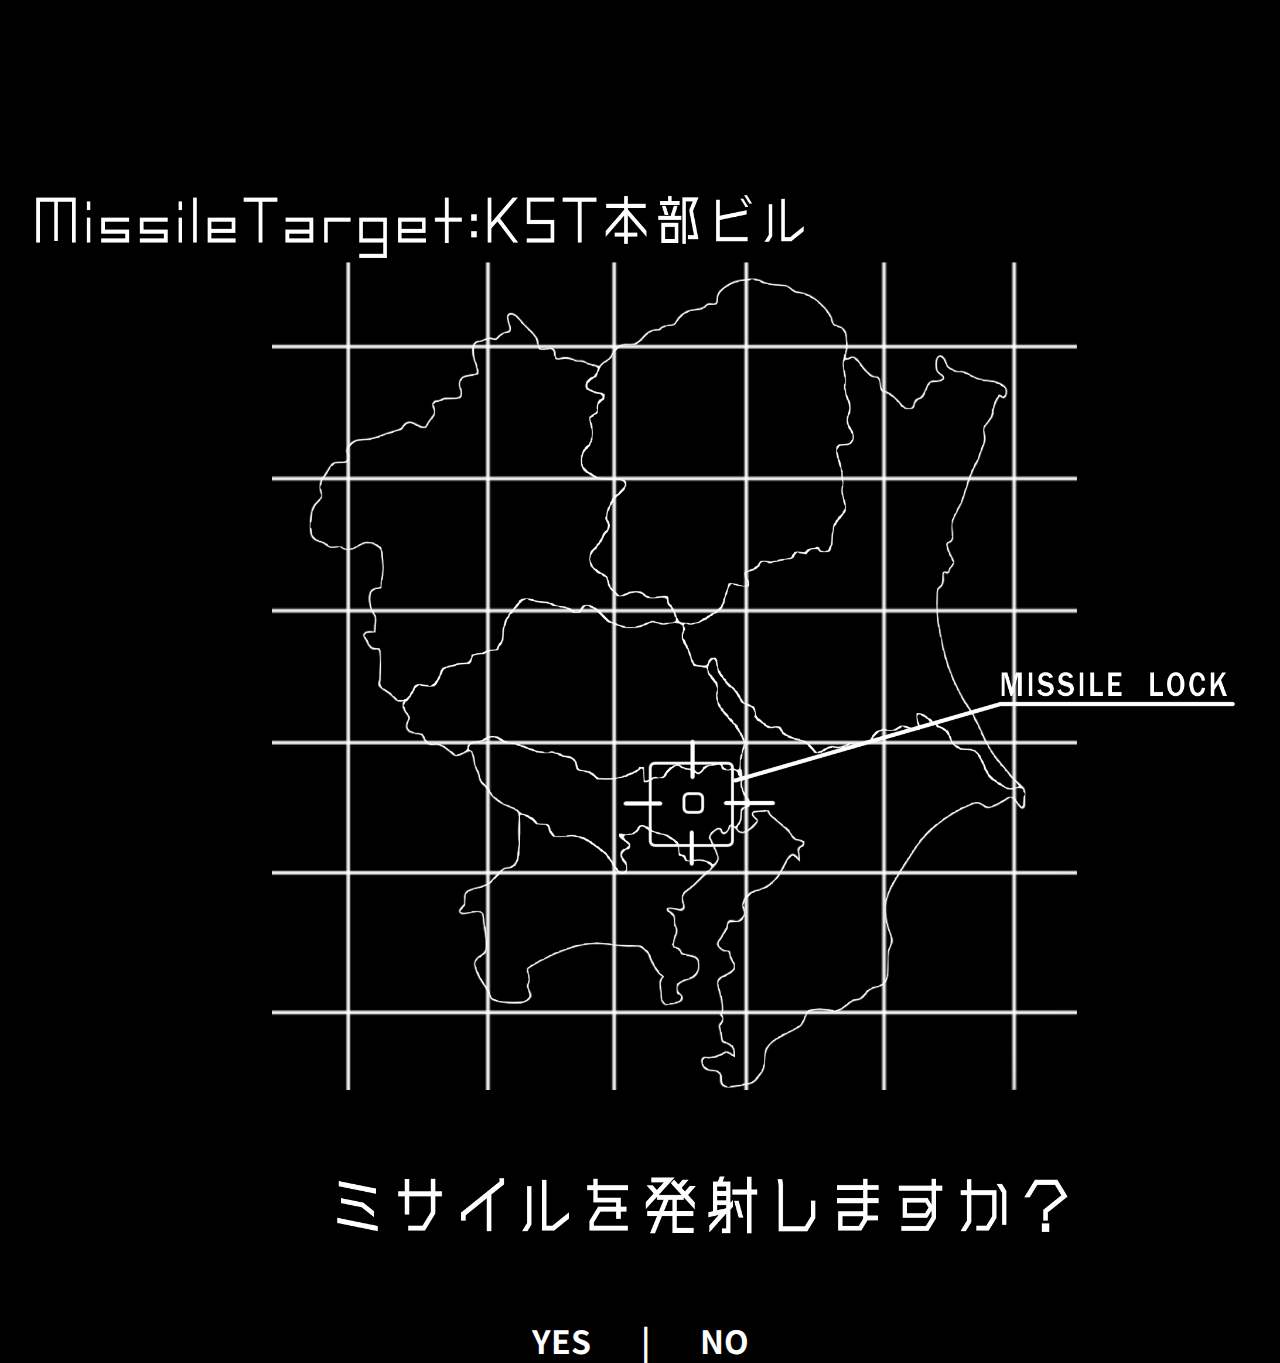
<file: kst_yesno.html>
<!DOCTYPE html>
<html lang="ja">
<head>
    <meta charset="UTF-8">
    <meta name="viewport" content="width=device-width, initial-scale=1.0">
    <link rel="stylesheet" href="missile.css">
    <link rel="preconnect" href="https://fonts.googleapis.com">
    <link rel="preconnect" href="https://fonts.gstatic.com" crossorigin>
    <link href="https://fonts.googleapis.com/css2?family=Noto+Sans+JP&display=swap" rel="stylesheet">
    <script src="https://ajax.googleapis.com/ajax/libs/jquery/3.1.1/jquery.min.js"></script>
    <title>Lauching Missile Confirm</title>
</head>
<body>
    <div id="pic">
        <img id="clearPic" class="d-none">
        <h1 id="clearMessage" class="d-none" onclick="goTop()">TOP ></h1>
        <img src="src/glass_break.png" id="glassBreak" class="d-none">
    </div>
    <div id="missileAll">
        <div class="missileImg">
            <img src="src/kst_yesno.png">
            <img id="ex-gif" class="freeze-gif">
        </div>
        <div id="missileButton">
            <h1 id="missileYes" class="missileButtons" onclick="buttonYes()">YES</h1>
            <h1 class="pipeLine">|</h1>
            <h1 id="missileNo" class="missileButtons" onclick="buttonNo()">NO</h1>
        </div>
    </div>
    <script src="kst_yesno.js"></script>
</body>
</html>
</file>
<file: missile.css>
* {
    margin: 0;
    padding: 0;
}

body{
    overflow: hidden;
    background-color: black;
    position: relative;
}

.missileImg {
    position: relative;
}

.missileImg img {
    width: 100%;
    margin-top: 150px;
}

#missileButton {
    color: white;
    cursor: pointer;
    font-family: 'Noto Sans JP', sans-serif;
    display: flex;
    justify-content: center;
}

.missileButtons {
    padding: 0 50px;
}

#ex-gif { 
    position: absolute;
    left: 0;
    width: 10%;
    top: 35%;
    left: 49%;
}

#pic{
    width: 100%;
}

#clearPic{
    background-position: center center;
    background-repeat: no-repeat;
    background-size: cover;
    height: 55vh;
    margin-top: 220px;
    margin-left: 20px;
    position: relative;
}

#clearMessage {
    color: white;
    font-family: "超極細ゴシック";
    position: absolute;
    bottom: 200px;
    left: 40%;
}

#glassBreak{
    position: absolute;
    left: 0px;
    top: 80px;
    width: 100%;
}

.d-none {
    display: none;
}
</file>
